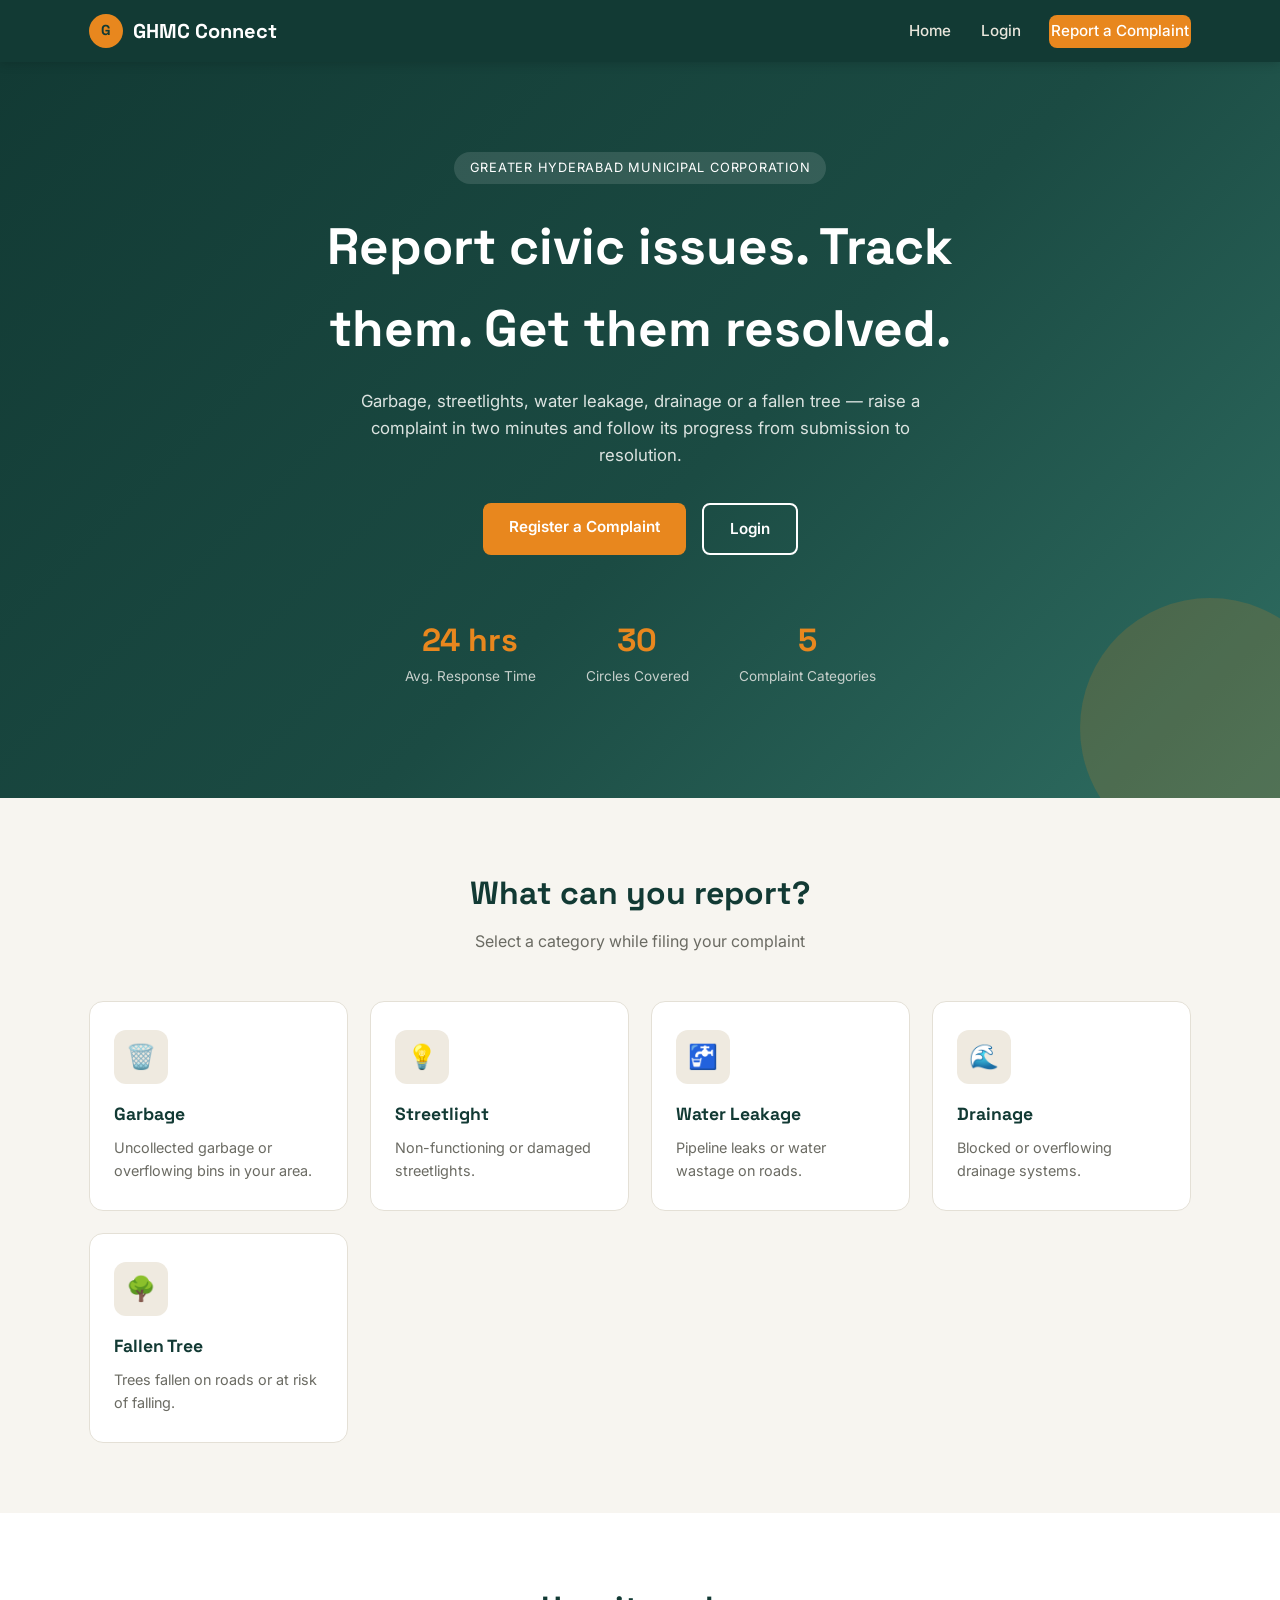
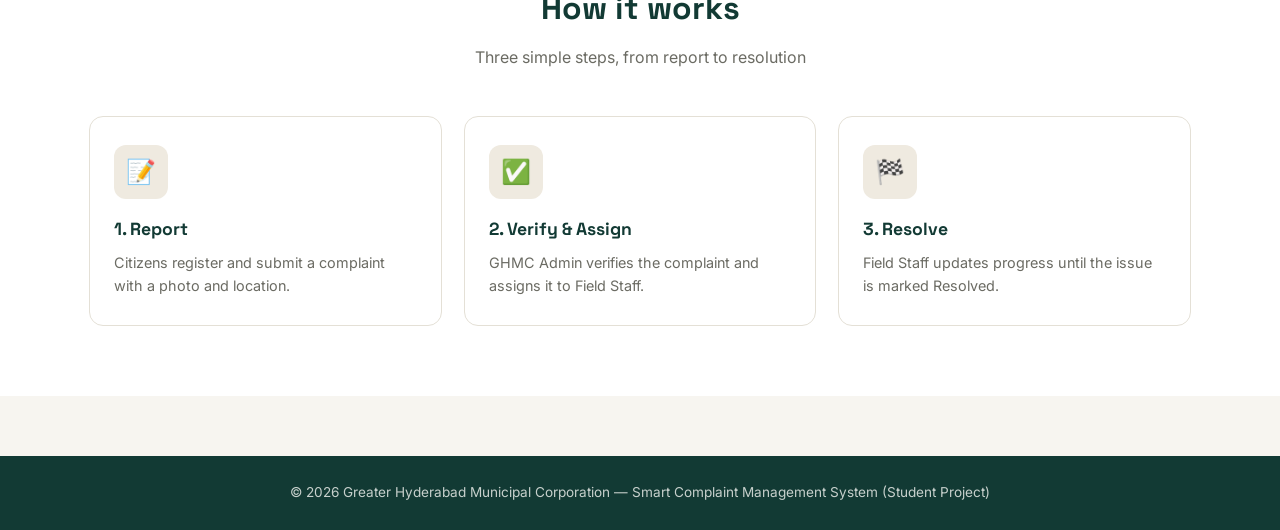
<file: index.html>
<!DOCTYPE html>
<html lang="en">
<head>
<meta charset="UTF-8">
<meta name="viewport" content="width=device-width, initial-scale=1.0">
<title>GHMC Smart Complaint System</title>
<link rel="stylesheet" href="css/style.css">
</head>
<body>

  <!-- ============ NAVIGATION BAR ============ -->
  <nav class="navbar">
    <div class="nav-inner">
      <a href="index.html" class="brand">
        <span class="seal">G</span>
        GHMC Connect
      </a>
      <ul class="nav-links">
        <li><a href="index.html">Home</a></li>
        <li><a href="login.html">Login</a></li>
        <li><a href="register.html" class="btn-nav">Report a Complaint</a></li>
      </ul>
    </div>
  </nav>

  <!-- ============ HERO SECTION ============ -->
  <section class="hero">
    <div class="hero-eyebrow">Greater Hyderabad Municipal Corporation</div>
    <h1>Report civic issues. Track them. Get them resolved.</h1>
    <p>Garbage, streetlights, water leakage, drainage or a fallen tree —
       raise a complaint in two minutes and follow its progress from
       submission to resolution.</p>
    <div class="hero-actions">
      <a href="register.html" class="btn btn-primary">Register a Complaint</a>
      <a href="login.html" class="btn btn-secondary" style="border-color:#fff;color:#fff;">Login</a>
    </div>

    <div class="hero-stats">
      <div>
        <div class="stat-num">24 hrs</div>
        <div class="stat-label">Avg. Response Time</div>
      </div>
      <div>
        <div class="stat-num">30</div>
        <div class="stat-label">Circles Covered</div>
      </div>
      <div>
        <div class="stat-num">5</div>
        <div class="stat-label">Complaint Categories</div>
      </div>
    </div>
  </section>

  <!-- ============ COMPLAINT CATEGORIES ============ -->
  <section class="section">
    <div class="container">
      <div class="section-title">
        <h2>What can you report?</h2>
        <p>Select a category while filing your complaint</p>
      </div>
      <div class="grid">
        <div class="card">
          <div class="cat-icon">🗑️</div>
          <h3>Garbage</h3>
          <p>Uncollected garbage or overflowing bins in your area.</p>
        </div>
        <div class="card">
          <div class="cat-icon">💡</div>
          <h3>Streetlight</h3>
          <p>Non-functioning or damaged streetlights.</p>
        </div>
        <div class="card">
          <div class="cat-icon">🚰</div>
          <h3>Water Leakage</h3>
          <p>Pipeline leaks or water wastage on roads.</p>
        </div>
        <div class="card">
          <div class="cat-icon">🌊</div>
          <h3>Drainage</h3>
          <p>Blocked or overflowing drainage systems.</p>
        </div>
        <div class="card">
          <div class="cat-icon">🌳</div>
          <h3>Fallen Tree</h3>
          <p>Trees fallen on roads or at risk of falling.</p>
        </div>
      </div>
    </div>
  </section>

  <!-- ============ HOW IT WORKS ============ -->
  <section class="section" style="background:#fff;">
    <div class="container">
      <div class="section-title">
        <h2>How it works</h2>
        <p>Three simple steps, from report to resolution</p>
      </div>
      <div class="grid">
        <div class="card">
          <div class="cat-icon">📝</div>
          <h3>1. Report</h3>
          <p>Citizens register and submit a complaint with a photo and location.</p>
        </div>
        <div class="card">
          <div class="cat-icon">✅</div>
          <h3>2. Verify &amp; Assign</h3>
          <p>GHMC Admin verifies the complaint and assigns it to Field Staff.</p>
        </div>
        <div class="card">
          <div class="cat-icon">🏁</div>
          <h3>3. Resolve</h3>
          <p>Field Staff updates progress until the issue is marked Resolved.</p>
        </div>
      </div>
    </div>
  </section>

  <footer>
    &copy; 2026 Greater Hyderabad Municipal Corporation — Smart Complaint Management System (Student Project)
  </footer>

  <script src="js/script.js"></script>
</body>
</html>
</file>
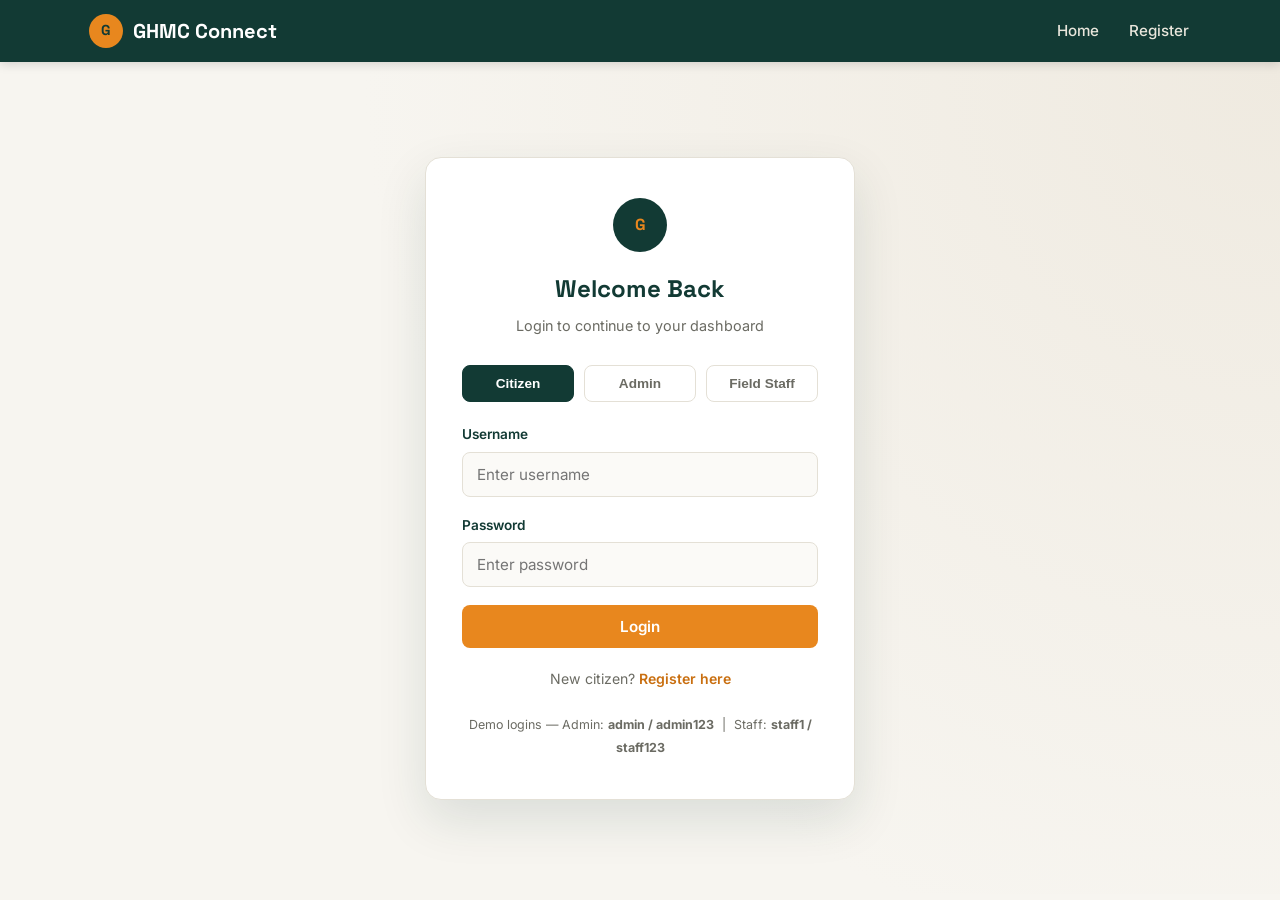
<file: admin-dashboard.html>
<!DOCTYPE html>
<html lang="en">
<head>
<meta charset="UTF-8">
<meta name="viewport" content="width=device-width, initial-scale=1.0">
<title>Admin Dashboard - GHMC Connect</title>
<link rel="stylesheet" href="css/style.css">
</head>
<body>

  <nav class="navbar">
    <div class="nav-inner">
      <a href="admin-dashboard.html" class="brand"><span class="seal">G</span>GHMC Connect <span style="font-size:0.7rem; background:#E8871E; padding:2px 8px; border-radius:10px; margin-left:6px;">ADMIN</span></a>
      <ul class="nav-links">
        <li><a href="admin-dashboard.html">Dashboard</a></li>
        <li class="dropdown">
          <a href="#">Hi, <span id="navUserName">Admin</span> ▾</a>
          <div class="dropdown-menu"><a href="#" id="logoutBtn">Logout</a></div>
        </li>
      </ul>
    </div>
  </nav>

  <div class="page-head">
    <div class="container">
      <h1>GHMC Admin Dashboard</h1>
      <p>Verify new complaints, assign them to field staff, and monitor progress.</p>
    </div>
  </div>

  <div class="container" style="padding-bottom:60px;">

    <div class="dash-grid">
      <div class="stat-card">
        <div class="num" id="statTotal">0</div>
        <div class="lbl">Total Complaints</div>
      </div>
      <div class="stat-card" style="border-left-color:#3B82F6;">
        <div class="num" id="statSubmitted">0</div>
        <div class="lbl">Submitted (needs review)</div>
      </div>
      <div class="stat-card" style="border-left-color:#8B5CF6;">
        <div class="num" id="statProgress">0</div>
        <div class="lbl">In Progress</div>
      </div>
      <div class="stat-card" style="border-left-color:#16A34A;">
        <div class="num" id="statResolved">0</div>
        <div class="lbl">Resolved</div>
      </div>
    </div>

    <div class="filter-bar">
      <input type="text" id="searchBox" placeholder="Search by title, ID or citizen name...">
      <select id="statusFilter">
        <option value="All">All Statuses</option>
        <option value="Submitted">Submitted</option>
        <option value="Under Review">Under Review</option>
        <option value="In Progress">In Progress</option>
        <option value="Resolved">Resolved</option>
      </select>
      <select id="categoryFilter">
        <option value="All">All Categories</option>
        <option value="Garbage">Garbage</option>
        <option value="Streetlight">Streetlight</option>
        <option value="Water Leakage">Water Leakage</option>
        <option value="Drainage">Drainage</option>
        <option value="Fallen Tree">Fallen Tree</option>
      </select>
    </div>

    <div id="listArea"></div>
  </div>

  <!-- ============ ASSIGN MODAL (simple show/hide box, not a real popup library) ============ -->
  <div id="modalOverlay" style="display:none; position:fixed; inset:0; background:rgba(18,58,52,0.55); z-index:200; align-items:center; justify-content:center;">
    <div class="auth-card" style="max-width:420px;">
      <h3 id="modalTitle">Verify &amp; Assign Complaint</h3><br>
      <div class="form-group">
        <label for="modalStaff">Assign to Field Staff</label>
        <select id="modalStaff"></select>
      </div>
      <div class="form-group">
        <label for="modalStatus">Set Status</label>
        <select id="modalStatus">
          <option value="Under Review">Under Review</option>
          <option value="In Progress">In Progress</option>
          <option value="Resolved">Resolved</option>
        </select>
      </div>
      <button class="btn btn-primary btn-block" id="modalSaveBtn">Save Changes</button>
      <button class="btn btn-secondary btn-block" style="margin-top:10px;" id="modalCancelBtn">Cancel</button>
    </div>
  </div>

  <footer>&copy; 2026 Greater Hyderabad Municipal Corporation — Smart Complaint Management System</footer>

  <script src="js/script.js"></script>
  <script>
    var currentUser = requireRole("admin");
    document.getElementById("navUserName").textContent = currentUser.name.split(" ")[0];
    document.getElementById("logoutBtn").addEventListener("click", function (e) {
      e.preventDefault();
      logout();
    });

    var activeComplaintId = null; // which complaint the modal is currently editing

    function refreshStats() {
      var all = getComplaints();
      var submitted = 0, progress = 0, resolved = 0;
      for (var i = 0; i < all.length; i++) {
        var s = all[i].status;
        if (s === "Submitted") submitted++;
        else if (s === "In Progress") progress++;
        else if (s === "Resolved") resolved++;
      }
      document.getElementById("statTotal").textContent = all.length;
      document.getElementById("statSubmitted").textContent = submitted;
      document.getElementById("statProgress").textContent = progress;
      document.getElementById("statResolved").textContent = resolved;
    }

    function renderList() {
      var searchText = document.getElementById("searchBox").value.toLowerCase();
      var statusValue = document.getElementById("statusFilter").value;
      var categoryValue = document.getElementById("categoryFilter").value;

      var all = getComplaints();
      var filtered = [];

      for (var i = 0; i < all.length; i++) {
        var c = all[i];
        var matchesSearch =
          c.title.toLowerCase().includes(searchText) ||
          c.id.toLowerCase().includes(searchText) ||
          c.citizenName.toLowerCase().includes(searchText);
        var matchesStatus = (statusValue === "All") || (c.status === statusValue);
        var matchesCategory = (categoryValue === "All") || (c.category === categoryValue);

        if (matchesSearch && matchesStatus && matchesCategory) filtered.push(c);
      }

      var listArea = document.getElementById("listArea");

      if (filtered.length === 0) {
        listArea.innerHTML =
          '<div class="empty-state"><div class="icon">📭</div><h3>No complaints found</h3>' +
          '<p>Try adjusting your search or filters.</p></div>';
        return;
      }

      var html = "";
      for (var j = filtered.length - 1; j >= 0; j--) {
        var comp = filtered[j];
        var statusClass = statusToClass(comp.status);

        html += '<div class="complaint-card">';
        html += '  <div class="cc-left">';
        html += '    <div class="cc-id">' + comp.id + '</div>';
        html += '    <h4>' + comp.title + '</h4>';
        html += '    <div class="cc-meta">👤 ' + comp.citizenName + ' &nbsp;|&nbsp; 📍 ' + comp.location +
                 ' &nbsp;|&nbsp; 🗂️ ' + comp.category +
                 (comp.assignedStaff ? ' &nbsp;|&nbsp; 👷 Assigned: ' + comp.assignedStaff : ' &nbsp;|&nbsp; 👷 Not assigned') +
                 '</div>';
        html += '  </div>';
        html += '  <div style="text-align:right;">';
        html += '    <span class="badge badge-' + statusClass + '">' + comp.status + '</span>';
        html += '    <span class="priority-tag priority-' + comp.priority + '">' + comp.priority + '</span><br><br>';
        html += '    <button class="btn btn-primary btn-small" onclick="openModal(\'' + comp.id + '\')">Verify / Assign</button>';
        html += '  </div>';
        html += '</div>';
      }
      listArea.innerHTML = html;
    }

    // Fill the "Assign to Field Staff" dropdown with all staff users
    function fillStaffDropdown() {
      var users = getUsers();
      var select = document.getElementById("modalStaff");
      select.innerHTML = '<option value="">-- Not assigned --</option>';
      for (var i = 0; i < users.length; i++) {
        if (users[i].role === "staff") {
          var opt = document.createElement("option");
          opt.value = users[i].name;
          opt.textContent = users[i].name;
          select.appendChild(opt);
        }
      }
    }

    function openModal(complaintId) {
      activeComplaintId = complaintId;
      var comp = getComplaintById(complaintId);
      fillStaffDropdown();
      document.getElementById("modalStaff").value = comp.assignedStaff || "";
      document.getElementById("modalStatus").value = (comp.status === "Submitted") ? "Under Review" : comp.status;
      document.getElementById("modalOverlay").style.display = "flex";
    }

    document.getElementById("modalCancelBtn").addEventListener("click", function () {
      document.getElementById("modalOverlay").style.display = "none";
    });

    document.getElementById("modalSaveBtn").addEventListener("click", function () {
      var comp = getComplaintById(activeComplaintId);
      comp.assignedStaff = document.getElementById("modalStaff").value;
      comp.status = document.getElementById("modalStatus").value;
      updateComplaint(comp);

      document.getElementById("modalOverlay").style.display = "none";
      refreshStats();
      renderList();
    });

    document.getElementById("searchBox").addEventListener("keyup", renderList);
    document.getElementById("statusFilter").addEventListener("change", renderList);
    document.getElementById("categoryFilter").addEventListener("change", renderList);

    refreshStats();
    renderList();
  </script>
</body>
</html>
</file>
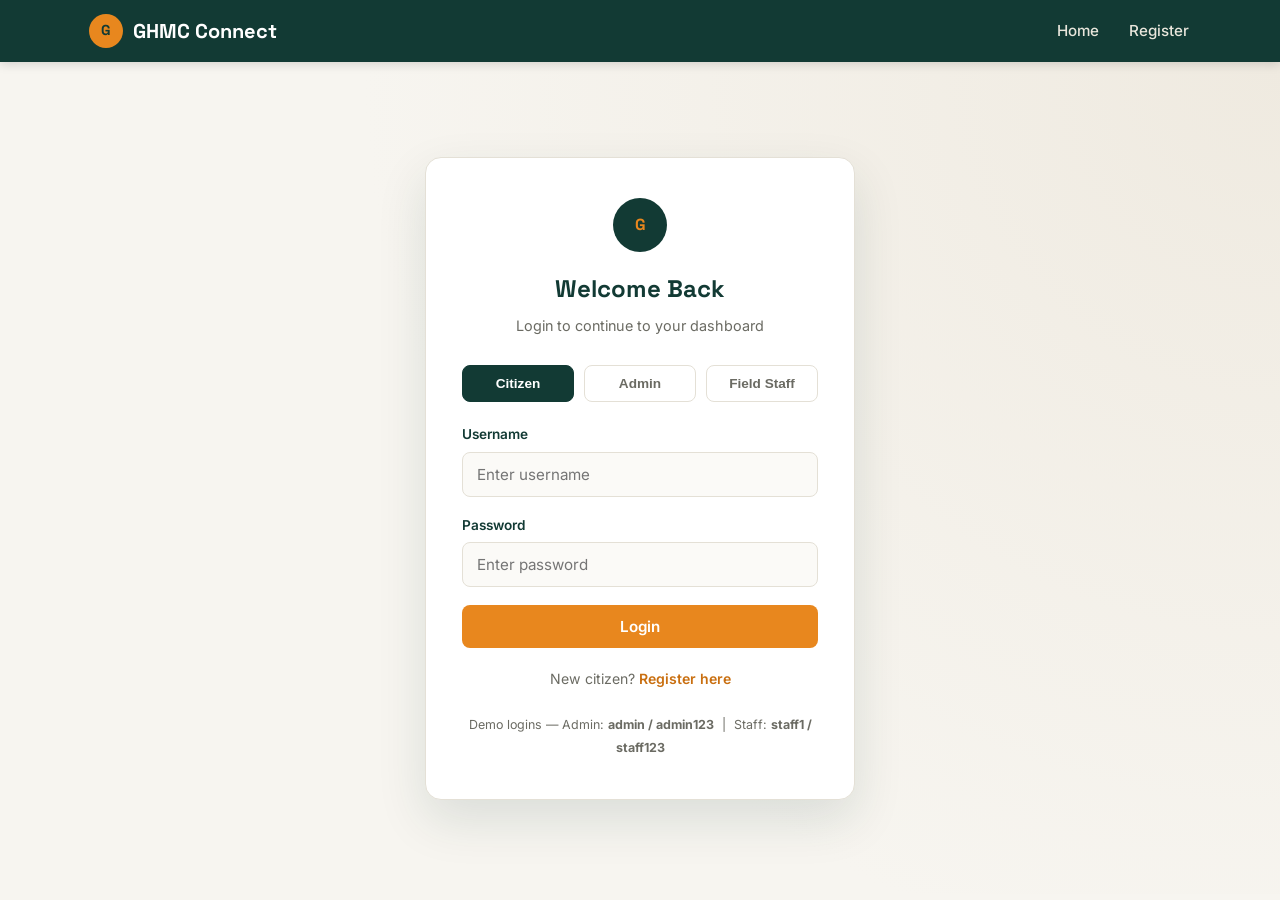
<file: citizen-dashboard.html>
<!DOCTYPE html>
<html lang="en">
<head>
<meta charset="UTF-8">
<meta name="viewport" content="width=device-width, initial-scale=1.0">
<title>My Dashboard - GHMC Connect</title>
<link rel="stylesheet" href="css/style.css">
</head>
<body>

  <nav class="navbar">
    <div class="nav-inner">
      <a href="citizen-dashboard.html" class="brand"><span class="seal">G</span>GHMC Connect</a>
      <ul class="nav-links">
        <li><a href="citizen-dashboard.html">Dashboard</a></li>
        <li><a href="report-complaint.html">Report Complaint</a></li>
        <li><a href="my-complaints.html">My Complaints</a></li>
        <li class="dropdown">
          <a href="#">Hi, <span id="navUserName">Citizen</span> ▾</a>
          <div class="dropdown-menu">
            <a href="#" id="logoutBtn">Logout</a>
          </div>
        </li>
      </ul>
    </div>
  </nav>

  <div class="page-head">
    <div class="container">
      <h1>Welcome back, <span id="welcomeName">Citizen</span> 👋</h1>
      <p>Here's a quick overview of your complaints with GHMC.</p>
    </div>
  </div>

  <div class="container">
    <div class="dash-grid">
      <div class="stat-card">
        <div class="num" id="statTotal">0</div>
        <div class="lbl">Total Complaints</div>
      </div>
      <div class="stat-card" style="border-left-color:#3B82F6;">
        <div class="num" id="statSubmitted">0</div>
        <div class="lbl">Submitted / Under Review</div>
      </div>
      <div class="stat-card" style="border-left-color:#8B5CF6;">
        <div class="num" id="statProgress">0</div>
        <div class="lbl">In Progress</div>
      </div>
      <div class="stat-card" style="border-left-color:#16A34A;">
        <div class="num" id="statResolved">0</div>
        <div class="lbl">Resolved</div>
      </div>
    </div>

    <div class="grid" style="grid-template-columns:repeat(auto-fit,minmax(260px,1fr)); margin-bottom:60px;">
      <div class="card">
        <div class="cat-icon">📝</div>
        <h3>Report a New Complaint</h3>
        <p>Facing a civic issue? Let GHMC know with photo &amp; location.</p>
        <br>
        <a href="report-complaint.html" class="btn btn-primary btn-small">Report Now</a>
      </div>
      <div class="card">
        <div class="cat-icon">📋</div>
        <h3>View My Complaints</h3>
        <p>See the full history and status of everything you've reported.</p>
        <br>
        <a href="my-complaints.html" class="btn btn-secondary btn-small">View All</a>
      </div>
    </div>
  </div>

  <footer>&copy; 2026 Greater Hyderabad Municipal Corporation — Smart Complaint Management System</footer>

  <script src="js/script.js"></script>
  <script>
    // WHY: block this page if nobody is logged in as a citizen
    var currentUser = requireRole("citizen");

    document.getElementById("navUserName").textContent = currentUser.name.split(" ")[0];
    document.getElementById("welcomeName").textContent = currentUser.name;

    document.getElementById("logoutBtn").addEventListener("click", function (e) {
      e.preventDefault();
      logout();
    });

    // Calculate this citizen's stats from the complaints array
    var allComplaints = getComplaints();
    var myComplaints = [];
    for (var i = 0; i < allComplaints.length; i++) {
      if (allComplaints[i].citizenUsername === currentUser.username) {
        myComplaints.push(allComplaints[i]);
      }
    }

    var submittedCount = 0, progressCount = 0, resolvedCount = 0;
    for (var j = 0; j < myComplaints.length; j++) {
      var s = myComplaints[j].status;
      if (s === "Submitted" || s === "Under Review") submittedCount++;
      else if (s === "In Progress") progressCount++;
      else if (s === "Resolved") resolvedCount++;
    }

    document.getElementById("statTotal").textContent = myComplaints.length;
    document.getElementById("statSubmitted").textContent = submittedCount;
    document.getElementById("statProgress").textContent = progressCount;
    document.getElementById("statResolved").textContent = resolvedCount;
  </script>
</body>
</html>
</file>
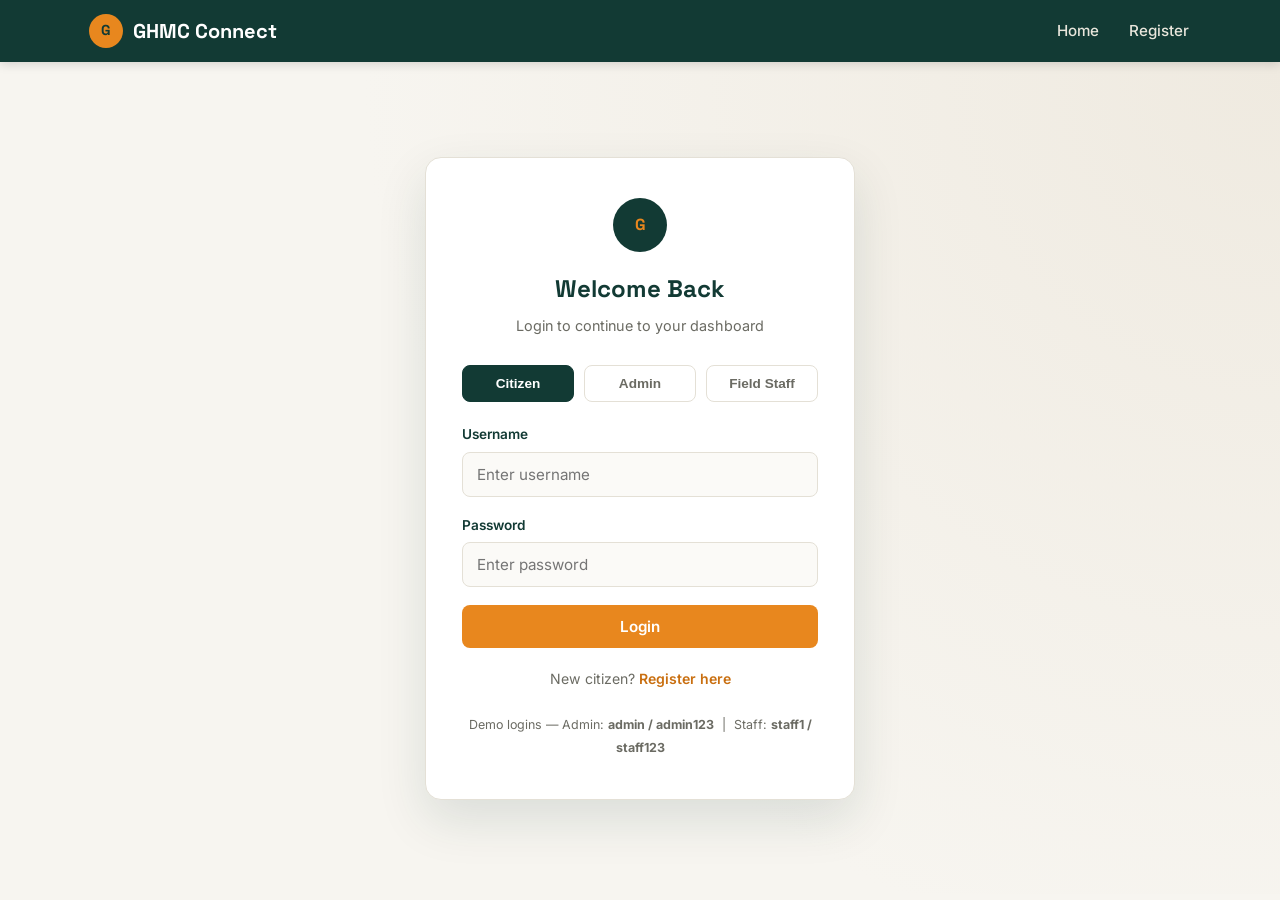
<file: login.html>
<!DOCTYPE html>
<html lang="en">
<head>
<meta charset="UTF-8">
<meta name="viewport" content="width=device-width, initial-scale=1.0">
<title>Login - GHMC Connect</title>
<link rel="stylesheet" href="css/style.css">
</head>
<body>

  <nav class="navbar">
    <div class="nav-inner">
      <a href="index.html" class="brand"><span class="seal">G</span>GHMC Connect</a>
      <ul class="nav-links">
        <li><a href="index.html">Home</a></li>
        <li><a href="register.html">Register</a></li>
      </ul>
    </div>
  </nav>

  <div class="auth-wrap">
    <div class="auth-card">
      <div class="seal-lg">G</div>
      <h2>Welcome Back</h2>
      <p class="sub">Login to continue to your dashboard</p>

      <div id="alertBox" class="alert"></div>

      <!-- ROLE TOGGLE: decides which dashboard to open after login -->
      <div class="role-toggle" id="roleToggle">
        <button type="button" class="active" data-role="citizen">Citizen</button>
        <button type="button" data-role="admin">Admin</button>
        <button type="button" data-role="staff">Field Staff</button>
      </div>

      <form id="loginForm" novalidate>
        <div class="form-group" id="grp-username">
          <label for="username">Username</label>
          <input type="text" id="username" placeholder="Enter username">
          <div class="error-text">Please enter your username.</div>
        </div>

        <div class="form-group" id="grp-password">
          <label for="password">Password</label>
          <input type="password" id="password" placeholder="Enter password">
          <div class="error-text">Please enter your password.</div>
        </div>

        <button type="submit" class="btn btn-primary btn-block">Login</button>
      </form>

      <div class="auth-footer">
        New citizen? <a href="register.html">Register here</a><br><br>
        <span style="font-size:0.78rem;">Demo logins &mdash; Admin: <b>admin / admin123</b> &nbsp;|&nbsp; Staff: <b>staff1 / staff123</b></span>
      </div>
    </div>
  </div>

  <script src="js/script.js"></script>
  <script>
    /* WHAT: Role toggle buttons let the same login form work for
       all 3 user types.
       WHY: Citizen, Admin and Staff are separate roles that must
       land on different dashboards (syllabus: Event Handling). */
    var selectedRole = "citizen";
    var roleButtons = document.querySelectorAll("#roleToggle button");

    roleButtons.forEach(function (btn) {
      btn.addEventListener("click", function () {
        roleButtons.forEach(function (b) { b.classList.remove("active"); });
        btn.classList.add("active");
        selectedRole = btn.getAttribute("data-role");
      });
    });

    var form = document.getElementById("loginForm");

    form.addEventListener("submit", function (e) {
      e.preventDefault();

      var username = document.getElementById("username").value.trim();
      var password = document.getElementById("password").value;

      document.getElementById("grp-username").classList.remove("invalid");
      document.getElementById("grp-password").classList.remove("invalid");

      var isValid = true;
      if (username === "") {
        document.getElementById("grp-username").classList.add("invalid");
        isValid = false;
      }
      if (password === "") {
        document.getElementById("grp-password").classList.add("invalid");
        isValid = false;
      }
      if (!isValid) {
        showAlert("alertBox", "Please fill in both fields.", "error");
        return;
      }

      // Look up the user in our "database" (localStorage)
      var user = findUser(username, password, selectedRole);

      if (user === null) {
        showAlert("alertBox", "Invalid username, password or role.", "error");
        return;
      }

      // Save who is logged in, then redirect based on role
      setCurrentUser(user);

      if (selectedRole === "citizen") {
        window.location.href = "citizen-dashboard.html";
      } else if (selectedRole === "admin") {
        window.location.href = "admin-dashboard.html";
      } else {
        window.location.href = "staff-dashboard.html";
      }
    });
  </script>
</body>
</html>
</file>
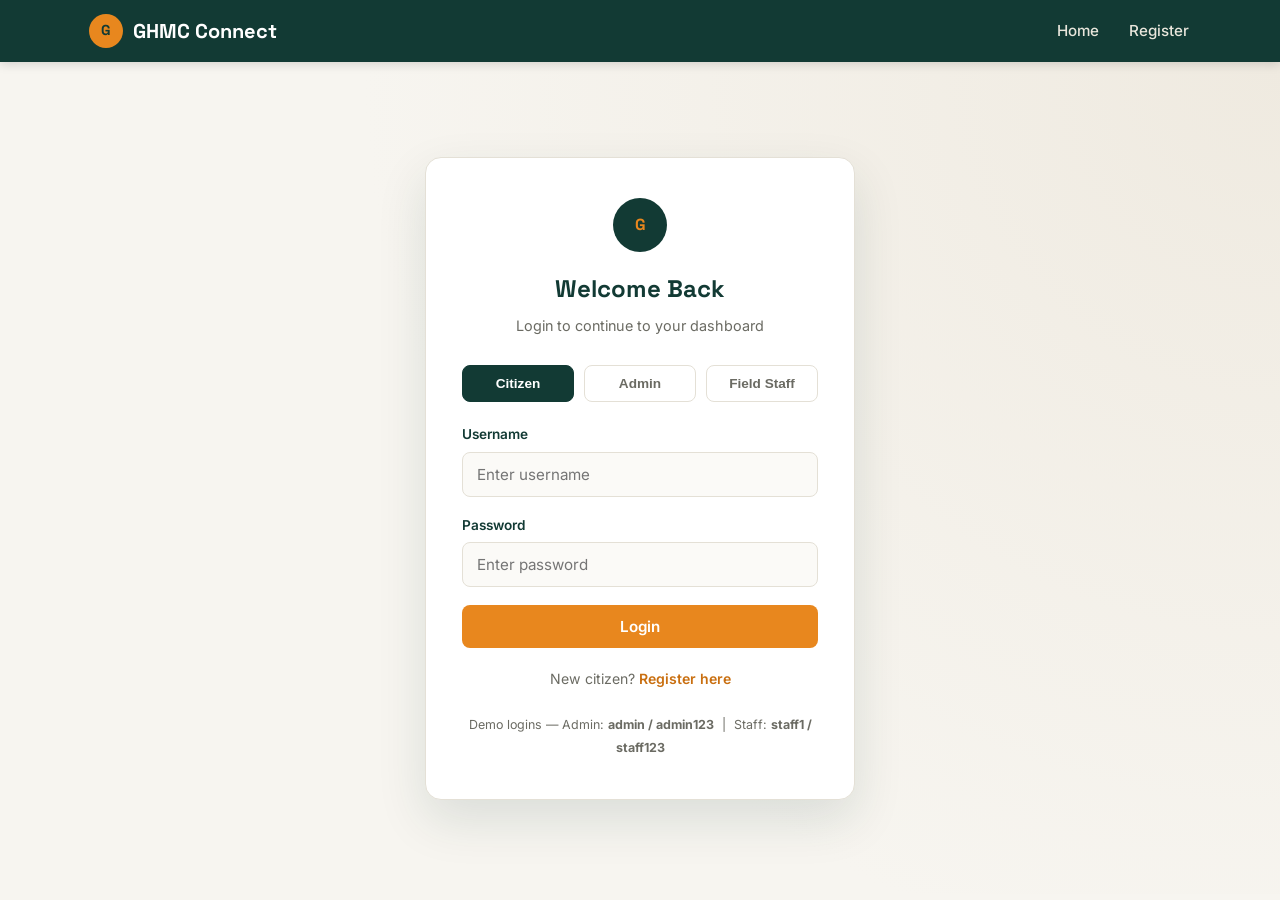
<file: my-complaints.html>
<!DOCTYPE html>
<html lang="en">
<head>
<meta charset="UTF-8">
<meta name="viewport" content="width=device-width, initial-scale=1.0">
<title>My Complaints - GHMC Connect</title>
<link rel="stylesheet" href="css/style.css">
</head>
<body>

  <nav class="navbar">
    <div class="nav-inner">
      <a href="citizen-dashboard.html" class="brand"><span class="seal">G</span>GHMC Connect</a>
      <ul class="nav-links">
        <li><a href="citizen-dashboard.html">Dashboard</a></li>
        <li><a href="report-complaint.html">Report Complaint</a></li>
        <li><a href="my-complaints.html">My Complaints</a></li>
        <li class="dropdown">
          <a href="#">Hi, <span id="navUserName">Citizen</span> ▾</a>
          <div class="dropdown-menu"><a href="#" id="logoutBtn">Logout</a></div>
        </li>
      </ul>
    </div>
  </nav>

  <div class="page-head">
    <div class="container">
      <h1>My Complaints</h1>
      <p>Full history of everything you've reported to GHMC.</p>
    </div>
  </div>

  <div class="container" style="padding-top:26px; padding-bottom:60px;">

    <!-- SEARCH / FILTER BAR -->
    <div class="filter-bar">
      <input type="text" id="searchBox" placeholder="Search by title or Complaint ID...">
      <select id="statusFilter">
        <option value="All">All Statuses</option>
        <option value="Submitted">Submitted</option>
        <option value="Under Review">Under Review</option>
        <option value="In Progress">In Progress</option>
        <option value="Resolved">Resolved</option>
      </select>
    </div>

    <div id="listArea"></div>
  </div>

  <footer>&copy; 2026 Greater Hyderabad Municipal Corporation — Smart Complaint Management System</footer>

  <script src="js/script.js"></script>
  <script>
    var currentUser = requireRole("citizen");
    document.getElementById("navUserName").textContent = currentUser.name.split(" ")[0];
    document.getElementById("logoutBtn").addEventListener("click", function (e) {
      e.preventDefault();
      logout();
    });

    // Get only this citizen's complaints
    function getMyComplaints() {
      var all = getComplaints();
      var mine = [];
      for (var i = 0; i < all.length; i++) {
        if (all[i].citizenUsername === currentUser.username) mine.push(all[i]);
      }
      return mine;
    }

    /* =========================================================
       WHAT: Builds the HTML for the complaint list, applying the
             current search text and status filter.
       WHY:  This is DOM manipulation — we create elements/HTML
             based on JavaScript data (syllabus: DOM).
       ========================================================= */
    function renderList() {
      var searchText = document.getElementById("searchBox").value.toLowerCase();
      var statusValue = document.getElementById("statusFilter").value;

      var mine = getMyComplaints();
      var filtered = [];

      for (var i = 0; i < mine.length; i++) {
        var c = mine[i];
        var matchesSearch =
          c.title.toLowerCase().includes(searchText) ||
          c.id.toLowerCase().includes(searchText);
        var matchesStatus = (statusValue === "All") || (c.status === statusValue);

        if (matchesSearch && matchesStatus) filtered.push(c);
      }

      var listArea = document.getElementById("listArea");

      if (filtered.length === 0) {
        listArea.innerHTML =
          '<div class="empty-state">' +
          '<div class="icon">📭</div>' +
          '<h3>No complaints found</h3>' +
          '<p>Try changing your search or filter, or report a new complaint.</p>' +
          '</div>';
        return;
      }

      var html = "";
      for (var j = filtered.length - 1; j >= 0; j--) { // newest first
        var comp = filtered[j];
        var statusClass = statusToClass(comp.status);

        html += '<div class="complaint-card">';
        html += '  <div class="cc-left">';
        html += '    <div class="cc-id">' + comp.id + '</div>';
        html += '    <h4>' + comp.title + '</h4>';
        html += '    <div class="cc-meta">📍 ' + comp.location + ' &nbsp;|&nbsp; 🗂️ ' + comp.category + ' &nbsp;|&nbsp; 📅 ' + comp.createdDate + '</div>';
        html += '  </div>';
        html += '  <div style="text-align:right;">';
        html += '    <span class="badge badge-' + statusClass + '">' + comp.status + '</span>';
        html += '    <span class="priority-tag priority-' + comp.priority + '">' + comp.priority + '</span><br><br>';
        html += '    <a class="btn btn-secondary btn-small" href="track-complaint.html?id=' + comp.id + '">Track</a>';
        html += '  </div>';
        html += '</div>';
      }

      listArea.innerHTML = html;
    }

    document.getElementById("searchBox").addEventListener("keyup", renderList);
    document.getElementById("statusFilter").addEventListener("change", renderList);

    renderList(); // initial load
  </script>
</body>
</html>
</file>
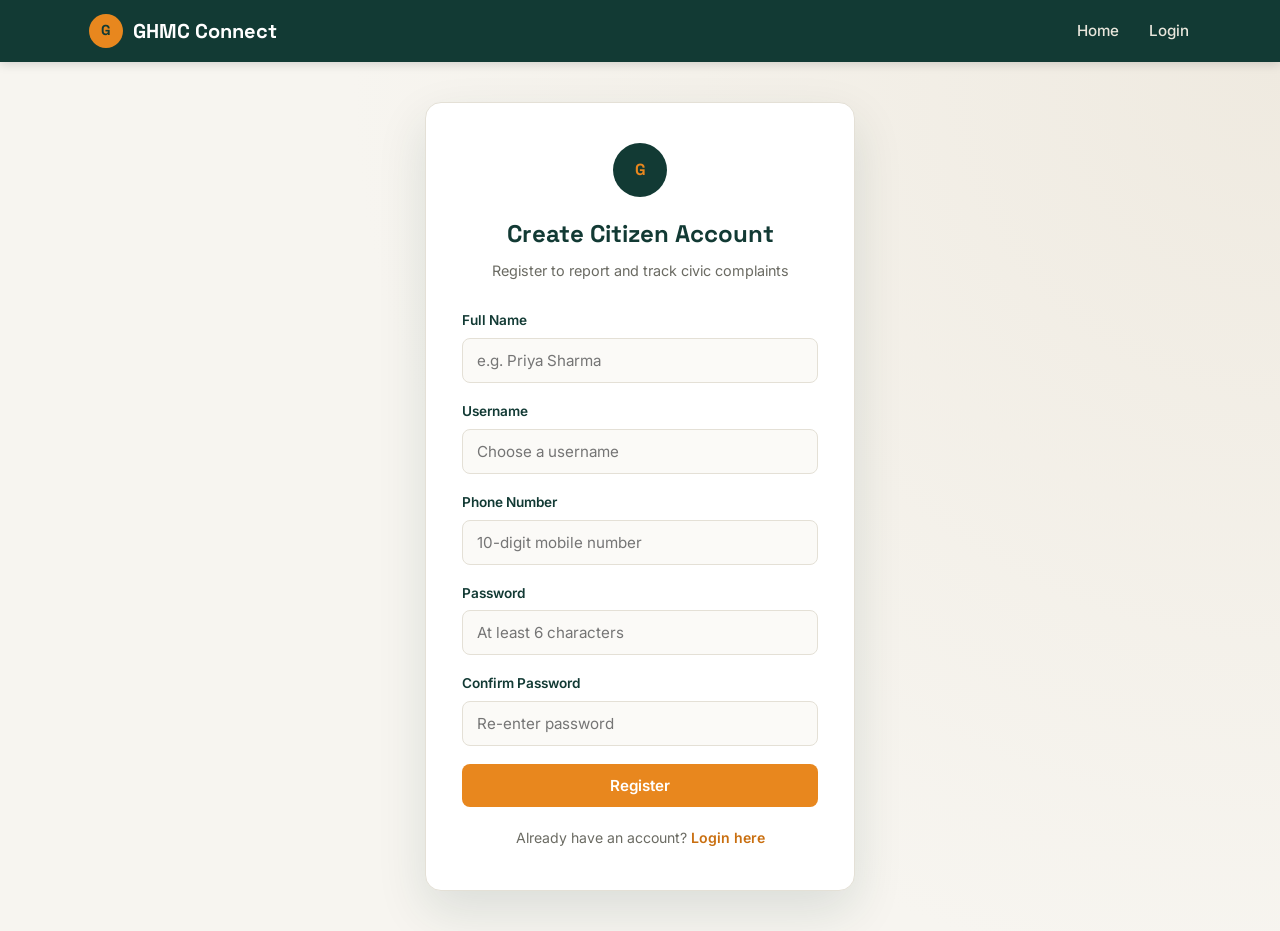
<file: register.html>
<!DOCTYPE html>
<html lang="en">
<head>
<meta charset="UTF-8">
<meta name="viewport" content="width=device-width, initial-scale=1.0">
<title>Register - GHMC Connect</title>
<link rel="stylesheet" href="css/style.css">
</head>
<body>

  <nav class="navbar">
    <div class="nav-inner">
      <a href="index.html" class="brand"><span class="seal">G</span>GHMC Connect</a>
      <ul class="nav-links">
        <li><a href="index.html">Home</a></li>
        <li><a href="login.html">Login</a></li>
      </ul>
    </div>
  </nav>

  <div class="auth-wrap">
    <div class="auth-card">
      <div class="seal-lg">G</div>
      <h2>Create Citizen Account</h2>
      <p class="sub">Register to report and track civic complaints</p>

      <div id="alertBox" class="alert"></div>

      <!-- FORM (syllabus: HTML Forms) -->
      <form id="registerForm" novalidate>

        <div class="form-group" id="grp-name">
          <label for="fullName">Full Name</label>
          <input type="text" id="fullName" placeholder="e.g. Priya Sharma">
          <div class="error-text">Please enter your full name.</div>
        </div>

        <div class="form-group" id="grp-username">
          <label for="username">Username</label>
          <input type="text" id="username" placeholder="Choose a username">
          <div class="error-text">Username must be at least 4 characters.</div>
        </div>

        <div class="form-group" id="grp-phone">
          <label for="phone">Phone Number</label>
          <input type="text" id="phone" placeholder="10-digit mobile number">
          <div class="error-text">Please enter a valid 10-digit phone number.</div>
        </div>

        <div class="form-group" id="grp-password">
          <label for="password">Password</label>
          <input type="password" id="password" placeholder="At least 6 characters">
          <div class="error-text">Password must be at least 6 characters.</div>
        </div>

        <div class="form-group" id="grp-confirm">
          <label for="confirmPassword">Confirm Password</label>
          <input type="password" id="confirmPassword" placeholder="Re-enter password">
          <div class="error-text">Passwords do not match.</div>
        </div>

        <button type="submit" class="btn btn-primary btn-block">Register</button>
      </form>

      <div class="auth-footer">
        Already have an account? <a href="login.html">Login here</a>
      </div>
    </div>
  </div>

  <script src="js/script.js"></script>
  <script>
    /* =========================================================
       WHAT: Handles the register form submission.
       WHY:  We must check the citizen's input before saving it
             (Form Validation from the syllabus).
       WHERE: Runs when the "Register" button is clicked.
       HOW:  We stop the normal form submit, run our own checks
             using plain JavaScript if/else, then save the user.
       ========================================================= */

    var form = document.getElementById("registerForm");

    form.addEventListener("submit", function (e) {
      e.preventDefault(); // stop the page from reloading

      // Read values from the form (DOM: getElementById + .value)
      var fullName = document.getElementById("fullName").value.trim();
      var username = document.getElementById("username").value.trim();
      var phone = document.getElementById("phone").value.trim();
      var password = document.getElementById("password").value;
      var confirmPassword = document.getElementById("confirmPassword").value;

      var isValid = true; // we flip this to false if any check fails

      // Reset all error states first
      var groups = ["grp-name", "grp-username", "grp-phone", "grp-password", "grp-confirm"];
      for (var i = 0; i < groups.length; i++) {
        document.getElementById(groups[i]).classList.remove("invalid");
      }

      // 1. Full name should not be empty
      if (fullName === "") {
        document.getElementById("grp-name").classList.add("invalid");
        isValid = false;
      }

      // 2. Username at least 4 characters
      if (username.length < 4) {
        document.getElementById("grp-username").classList.add("invalid");
        isValid = false;
      } else if (isUsernameTaken(username)) {
        document.getElementById("grp-username").classList.add("invalid");
        document.querySelector("#grp-username .error-text").textContent = "This username is already taken.";
        isValid = false;
      }

      // 3. Phone number must be exactly 10 digits
      var phonePattern = /^[0-9]{10}$/;
      if (!phonePattern.test(phone)) {
        document.getElementById("grp-phone").classList.add("invalid");
        isValid = false;
      }

      // 4. Password at least 6 characters
      if (password.length < 6) {
        document.getElementById("grp-password").classList.add("invalid");
        isValid = false;
      }

      // 5. Passwords must match
      if (password !== confirmPassword) {
        document.getElementById("grp-confirm").classList.add("invalid");
        isValid = false;
      }

      if (!isValid) {
        showAlert("alertBox", "Please fix the errors below.", "error");
        return; // stop here, do not save
      }

      // All checks passed -> save the new citizen user
      var newUser = {
        name: fullName,
        username: username,
        phone: phone,
        password: password,
        role: "citizen"
      };
      addUser(newUser);

      showAlert("alertBox", "Registration successful! Redirecting to login...", "success");

      setTimeout(function () {
        window.location.href = "login.html";
      }, 1200);
    });
  </script>
</body>
</html>
</file>
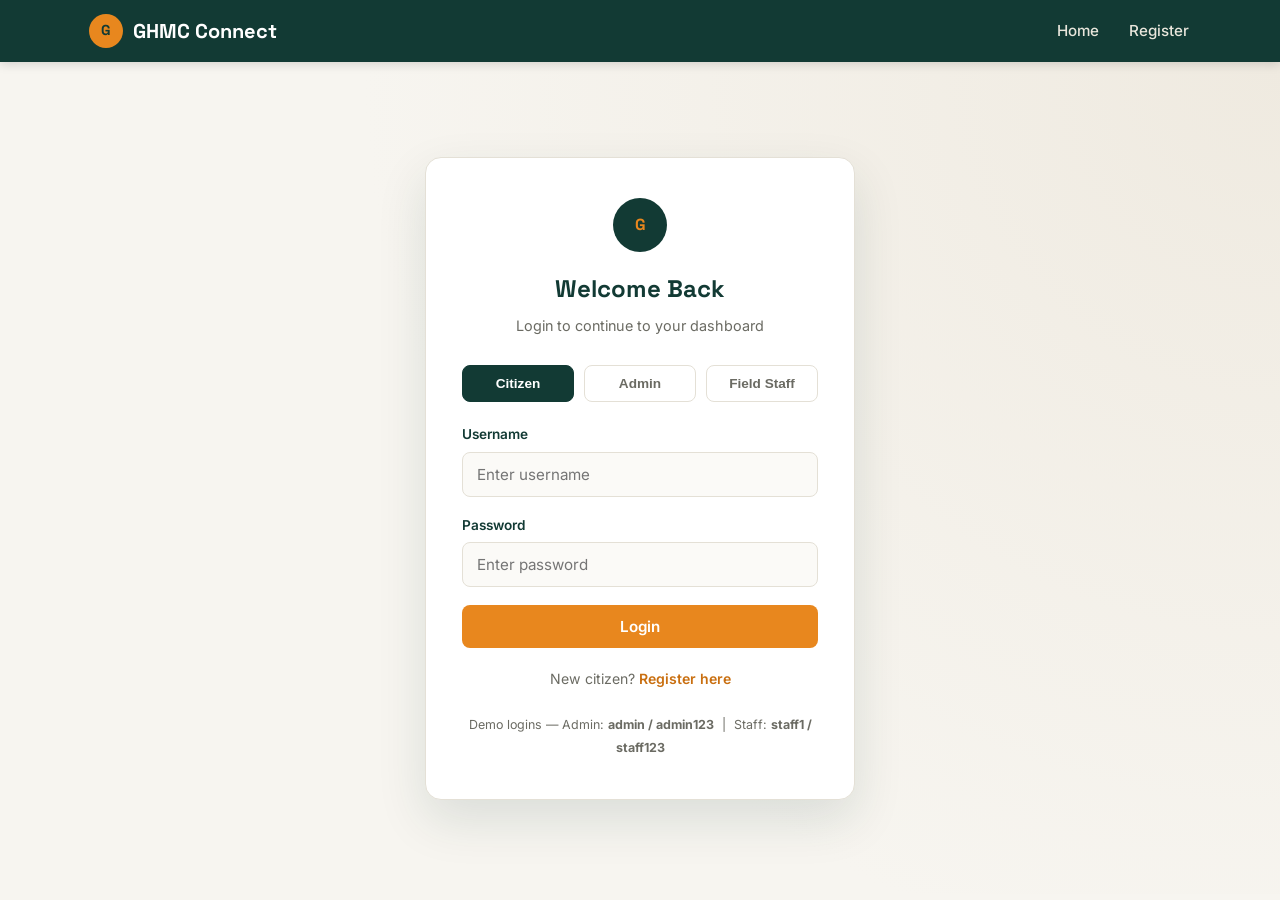
<file: report-complaint.html>
<!DOCTYPE html>
<html lang="en">
<head>
<meta charset="UTF-8">
<meta name="viewport" content="width=device-width, initial-scale=1.0">
<title>Report Complaint - GHMC Connect</title>
<link rel="stylesheet" href="css/style.css">
</head>
<body>

  <nav class="navbar">
    <div class="nav-inner">
      <a href="citizen-dashboard.html" class="brand"><span class="seal">G</span>GHMC Connect</a>
      <ul class="nav-links">
        <li><a href="citizen-dashboard.html">Dashboard</a></li>
        <li><a href="report-complaint.html">Report Complaint</a></li>
        <li><a href="my-complaints.html">My Complaints</a></li>
        <li class="dropdown">
          <a href="#">Hi, <span id="navUserName">Citizen</span> ▾</a>
          <div class="dropdown-menu"><a href="#" id="logoutBtn">Logout</a></div>
        </li>
      </ul>
    </div>
  </nav>

  <div class="page-head">
    <div class="container">
      <h1>Report a Complaint</h1>
      <p>Fill in the details below. Fields marked * are required.</p>
    </div>
  </div>

  <div class="container" style="max-width:700px; padding-top:34px; padding-bottom:60px;">
    <div class="auth-card" style="max-width:100%;">

      <div id="alertBox" class="alert"></div>

      <form id="complaintForm" novalidate>

        <div class="form-group" id="grp-category">
          <label for="category">Complaint Category *</label>
          <select id="category">
            <option value="">-- Select a category --</option>
            <option value="Garbage">Garbage</option>
            <option value="Streetlight">Streetlight</option>
            <option value="Water Leakage">Water Leakage</option>
            <option value="Drainage">Drainage</option>
            <option value="Fallen Tree">Fallen Tree</option>
          </select>
          <div class="error-text">Please select a category.</div>
        </div>

        <div class="form-group" id="grp-title">
          <label for="title">Complaint Title *</label>
          <input type="text" id="title" placeholder="e.g. Garbage not collected for 3 days">
          <div class="error-text">Please enter a short title.</div>
        </div>

        <div class="form-group" id="grp-description">
          <label for="description">Description *</label>
          <textarea id="description" placeholder="Describe the issue in detail..."></textarea>
          <div class="error-text">Please describe the issue (min 10 characters).</div>
        </div>

        <div class="form-group" id="grp-location">
          <label for="location">Location / Area *</label>
          <input type="text" id="location" placeholder="e.g. Ameerpet, Hyderabad">
          <div class="error-text">Please enter the location.</div>
        </div>

        <div class="form-group">
          <label for="landmark">Nearby Landmark (optional)</label>
          <input type="text" id="landmark" placeholder="e.g. Near SBI Bank">
        </div>

        <div class="form-group">
          <label for="priority">Priority</label>
          <select id="priority">
            <option value="Low">Low</option>
            <option value="Medium" selected>Medium</option>
            <option value="High">High</option>
          </select>
        </div>

        <div class="form-group">
          <label for="image">Upload Image (optional)</label>
          <input type="file" id="image" accept="image/*">
          <img id="imgPreview" class="img-preview" alt="Preview">
        </div>

        <button type="submit" class="btn btn-primary btn-block">Submit Complaint</button>
      </form>
    </div>
  </div>

  <footer>&copy; 2026 Greater Hyderabad Municipal Corporation — Smart Complaint Management System</footer>

  <script src="js/script.js"></script>
  <script>
    var currentUser = requireRole("citizen");
    document.getElementById("navUserName").textContent = currentUser.name.split(" ")[0];
    document.getElementById("logoutBtn").addEventListener("click", function (e) {
      e.preventDefault();
      logout();
    });

    /* =========================================================
       WHAT: Show a live preview of the uploaded image.
       WHY:  Lets the citizen confirm they picked the right photo.
       HOW:  FileReader reads the chosen file and converts it to a
             "data URL" (base64 text) which we can put directly in
             an <img src="..."> and also save into localStorage.
       ========================================================= */
    var imageDataUrl = ""; // will hold the base64 image text

    document.getElementById("image").addEventListener("change", function (e) {
      var file = e.target.files[0];
      if (!file) return;

      var reader = new FileReader();
      reader.onload = function (event) {
        imageDataUrl = event.target.result;
        var preview = document.getElementById("imgPreview");
        preview.src = imageDataUrl;
        preview.style.display = "block";
      };
      reader.readAsDataURL(file);
    });

    var form = document.getElementById("complaintForm");

    form.addEventListener("submit", function (e) {
      e.preventDefault();

      var category = document.getElementById("category").value;
      var title = document.getElementById("title").value.trim();
      var description = document.getElementById("description").value.trim();
      var location = document.getElementById("location").value.trim();
      var landmark = document.getElementById("landmark").value.trim();
      var priority = document.getElementById("priority").value;

      var groups = ["grp-category", "grp-title", "grp-description", "grp-location"];
      for (var i = 0; i < groups.length; i++) {
        document.getElementById(groups[i]).classList.remove("invalid");
      }

      var isValid = true;

      if (category === "") {
        document.getElementById("grp-category").classList.add("invalid");
        isValid = false;
      }
      if (title === "") {
        document.getElementById("grp-title").classList.add("invalid");
        isValid = false;
      }
      if (description.length < 10) {
        document.getElementById("grp-description").classList.add("invalid");
        isValid = false;
      }
      if (location === "") {
        document.getElementById("grp-location").classList.add("invalid");
        isValid = false;
      }

      if (!isValid) {
        showAlert("alertBox", "Please fill all required fields correctly.", "error");
        return;
      }

      // Build the complaint object and generate its unique ID
      var newComplaint = {
        id: generateComplaintId(),
        category: category,
        title: title,
        description: description,
        location: location,
        landmark: landmark,
        priority: priority,
        image: imageDataUrl,          // base64 text or "" if none
        status: "Submitted",           // first stage of tracking
        citizenUsername: currentUser.username,
        citizenName: currentUser.name,
        assignedStaff: "",
        remarks: [],
        createdDate: new Date().toLocaleDateString()
      };

      addComplaint(newComplaint);

      showAlert("alertBox", "Complaint submitted! Your ID is " + newComplaint.id, "success");
      form.reset();
      document.getElementById("imgPreview").style.display = "none";

      setTimeout(function () {
        window.location.href = "my-complaints.html";
      }, 1500);
    });
  </script>
</body>
</html>
</file>
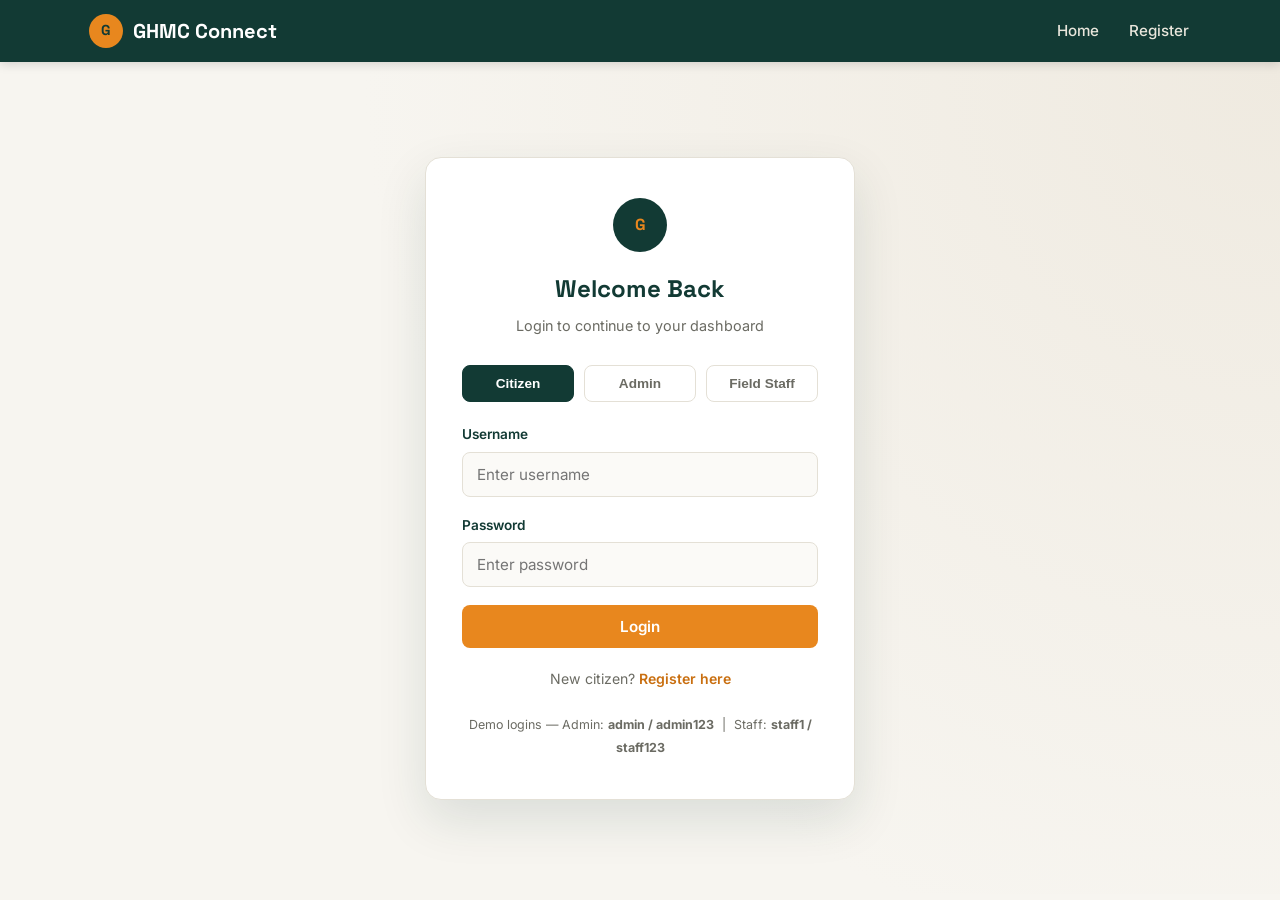
<file: staff-dashboard.html>
<!DOCTYPE html>
<html lang="en">
<head>
<meta charset="UTF-8">
<meta name="viewport" content="width=device-width, initial-scale=1.0">
<title>Field Staff Dashboard - GHMC Connect</title>
<link rel="stylesheet" href="css/style.css">
</head>
<body>

  <nav class="navbar">
    <div class="nav-inner">
      <a href="staff-dashboard.html" class="brand"><span class="seal">G</span>GHMC Connect <span style="font-size:0.7rem; background:#8B5CF6; padding:2px 8px; border-radius:10px; margin-left:6px;">STAFF</span></a>
      <ul class="nav-links">
        <li><a href="staff-dashboard.html">My Tasks</a></li>
        <li class="dropdown">
          <a href="#">Hi, <span id="navUserName">Staff</span> ▾</a>
          <div class="dropdown-menu"><a href="#" id="logoutBtn">Logout</a></div>
        </li>
      </ul>
    </div>
  </nav>

  <div class="page-head">
    <div class="container">
      <h1>My Assigned Complaints</h1>
      <p>Update work status and add remarks as you resolve each issue.</p>
    </div>
  </div>

  <div class="container" style="padding-top:26px; padding-bottom:60px;">

    <div class="dash-grid">
      <div class="stat-card">
        <div class="num" id="statAssigned">0</div>
        <div class="lbl">Assigned to Me</div>
      </div>
      <div class="stat-card" style="border-left-color:#8B5CF6;">
        <div class="num" id="statProgress">0</div>
        <div class="lbl">In Progress</div>
      </div>
      <div class="stat-card" style="border-left-color:#16A34A;">
        <div class="num" id="statResolved">0</div>
        <div class="lbl">Resolved by Me</div>
      </div>
    </div>

    <div id="listArea"></div>
  </div>

  <!-- DETAIL / UPDATE MODAL -->
  <div id="modalOverlay" style="display:none; position:fixed; inset:0; background:rgba(18,58,52,0.55); z-index:200; align-items:center; justify-content:center; padding:20px;">
    <div class="auth-card" style="max-width:460px; max-height:88vh; overflow-y:auto;">
      <h3 id="modalId">GHMC...</h3>
      <p class="sub" style="text-align:left;" id="modalTitle"></p>
      <p style="font-size:0.88rem; color:#6B6B63; margin-bottom:16px;" id="modalDesc"></p>

      <div class="form-group">
        <label for="modalStatus">Update Work Status</label>
        <select id="modalStatus">
          <option value="In Progress">In Progress</option>
          <option value="Resolved">Resolved</option>
        </select>
      </div>

      <div class="form-group">
        <label for="modalRemark">Add Remark</label>
        <textarea id="modalRemark" placeholder="e.g. Visited site, cleanup scheduled for tomorrow"></textarea>
      </div>

      <button class="btn btn-primary btn-block" id="modalSaveBtn">Save Update</button>
      <button class="btn btn-secondary btn-block" style="margin-top:10px;" id="modalCancelBtn">Close</button>
    </div>
  </div>

  <footer>&copy; 2026 Greater Hyderabad Municipal Corporation — Smart Complaint Management System</footer>

  <script src="js/script.js"></script>
  <script>
    var currentUser = requireRole("staff");
    document.getElementById("navUserName").textContent = currentUser.name.split(" ")[0];
    document.getElementById("logoutBtn").addEventListener("click", function (e) {
      e.preventDefault();
      logout();
    });

    var activeComplaintId = null;

    function getMyTasks() {
      var all = getComplaints();
      var mine = [];
      for (var i = 0; i < all.length; i++) {
        if (all[i].assignedStaff === currentUser.name) mine.push(all[i]);
      }
      return mine;
    }

    function refreshStats() {
      var mine = getMyTasks();
      var progress = 0, resolved = 0;
      for (var i = 0; i < mine.length; i++) {
        if (mine[i].status === "In Progress") progress++;
        if (mine[i].status === "Resolved") resolved++;
      }
      document.getElementById("statAssigned").textContent = mine.length;
      document.getElementById("statProgress").textContent = progress;
      document.getElementById("statResolved").textContent = resolved;
    }

    function renderList() {
      var mine = getMyTasks();
      var listArea = document.getElementById("listArea");

      if (mine.length === 0) {
        listArea.innerHTML =
          '<div class="empty-state"><div class="icon">📭</div><h3>No complaints assigned yet</h3>' +
          '<p>Check back later — the Admin will assign complaints to you.</p></div>';
        return;
      }

      var html = "";
      for (var j = mine.length - 1; j >= 0; j--) {
        var comp = mine[j];
        var statusClass = statusToClass(comp.status);

        html += '<div class="complaint-card">';
        html += '  <div class="cc-left">';
        html += '    <div class="cc-id">' + comp.id + '</div>';
        html += '    <h4>' + comp.title + '</h4>';
        html += '    <div class="cc-meta">📍 ' + comp.location + ' &nbsp;|&nbsp; 🗂️ ' + comp.category +
                 ' &nbsp;|&nbsp; 👤 ' + comp.citizenName + '</div>';
        html += '  </div>';
        html += '  <div style="text-align:right;">';
        html += '    <span class="badge badge-' + statusClass + '">' + comp.status + '</span>';
        html += '    <span class="priority-tag priority-' + comp.priority + '">' + comp.priority + '</span><br><br>';
        html += '    <button class="btn btn-primary btn-small" onclick="openModal(\'' + comp.id + '\')">View / Update</button>';
        html += '  </div>';
        html += '</div>';
      }
      listArea.innerHTML = html;
    }

    function openModal(complaintId) {
      activeComplaintId = complaintId;
      var comp = getComplaintById(complaintId);

      document.getElementById("modalId").textContent = comp.id;
      document.getElementById("modalTitle").textContent = comp.title + " — " + comp.location;
      document.getElementById("modalDesc").textContent = comp.description;
      document.getElementById("modalStatus").value = (comp.status === "Resolved") ? "Resolved" : "In Progress";
      document.getElementById("modalRemark").value = "";

      document.getElementById("modalOverlay").style.display = "flex";
    }

    document.getElementById("modalCancelBtn").addEventListener("click", function () {
      document.getElementById("modalOverlay").style.display = "none";
    });

    document.getElementById("modalSaveBtn").addEventListener("click", function () {
      var comp = getComplaintById(activeComplaintId);
      comp.status = document.getElementById("modalStatus").value;

      var remarkText = document.getElementById("modalRemark").value.trim();
      if (remarkText !== "") {
        comp.remarks.push({
          text: remarkText,
          date: new Date().toLocaleDateString()
        });
      }

      updateComplaint(comp);

      document.getElementById("modalOverlay").style.display = "none";
      refreshStats();
      renderList();
    });

    refreshStats();
    renderList();
  </script>
</body>
</html>
</file>
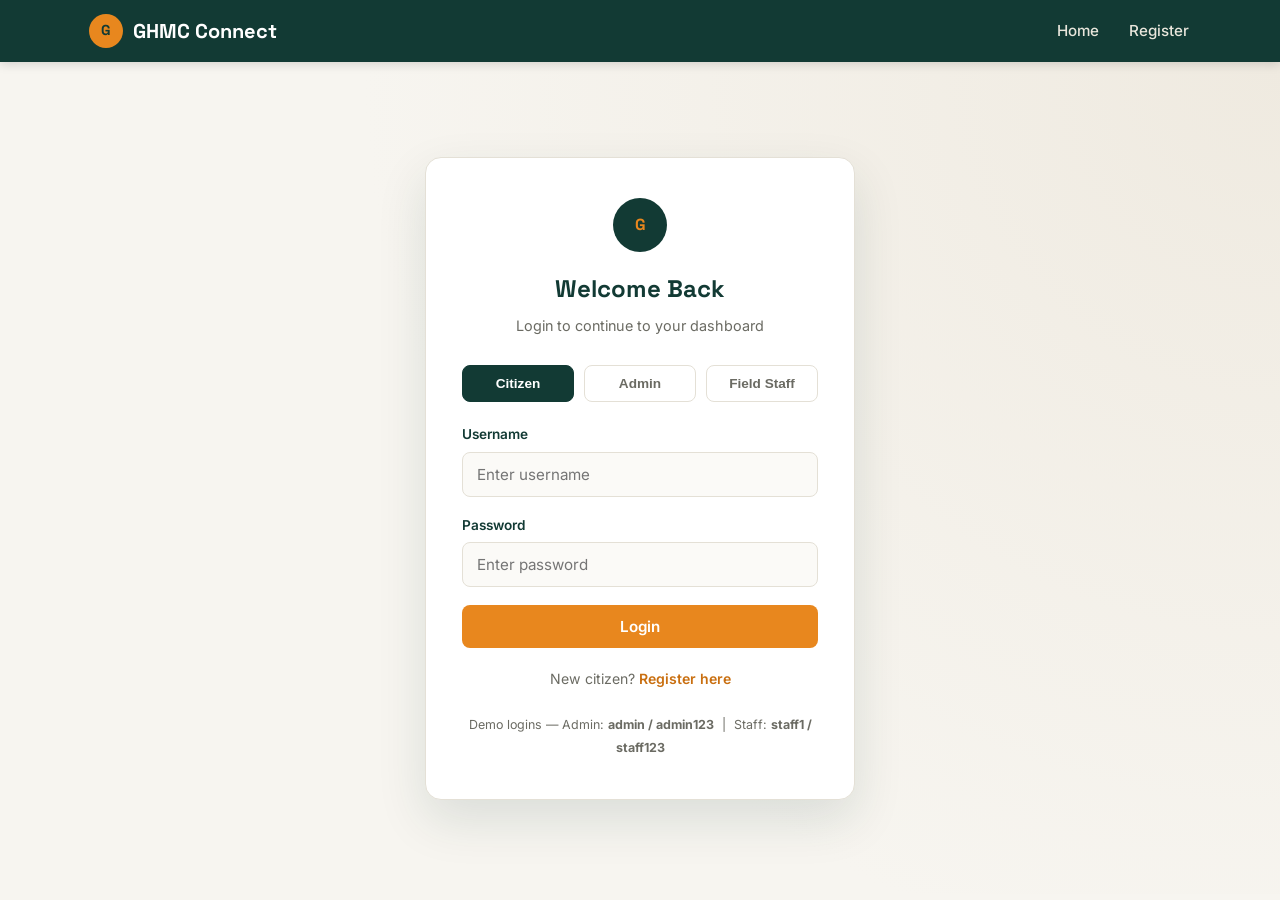
<file: track-complaint.html>
<!DOCTYPE html>
<html lang="en">
<head>
<meta charset="UTF-8">
<meta name="viewport" content="width=device-width, initial-scale=1.0">
<title>Track Complaint - GHMC Connect</title>
<link rel="stylesheet" href="css/style.css">
</head>
<body>

  <nav class="navbar">
    <div class="nav-inner">
      <a href="citizen-dashboard.html" class="brand"><span class="seal">G</span>GHMC Connect</a>
      <ul class="nav-links">
        <li><a href="citizen-dashboard.html">Dashboard</a></li>
        <li><a href="report-complaint.html">Report Complaint</a></li>
        <li><a href="my-complaints.html">My Complaints</a></li>
        <li class="dropdown">
          <a href="#">Hi, <span id="navUserName">Citizen</span> ▾</a>
          <div class="dropdown-menu"><a href="#" id="logoutBtn">Logout</a></div>
        </li>
      </ul>
    </div>
  </nav>

  <div class="page-head">
    <div class="container">
      <h1>Track Complaint</h1>
      <p>Live status of your complaint, from submission to resolution.</p>
    </div>
  </div>

  <div class="container" style="padding-top:30px; padding-bottom:60px;">
    <div id="notFoundBox" class="empty-state" style="display:none;">
      <div class="icon">❓</div>
      <h3>Complaint not found</h3>
      <p>Go back to <a href="my-complaints.html">My Complaints</a> and pick a valid complaint.</p>
    </div>

    <div id="detailBox" style="display:none;">

      <div class="complaint-card" style="margin-bottom:30px;">
        <div class="cc-left">
          <div class="cc-id" id="dId"></div>
          <h4 id="dTitle" style="font-size:1.3rem;"></h4>
          <div class="cc-meta" id="dMeta"></div>
        </div>
        <div style="text-align:right;">
          <span class="badge" id="dBadge"></span>
          <span class="priority-tag" id="dPriority"></span>
        </div>
      </div>

      <!-- TIMELINE -->
      <div class="auth-card" style="max-width:100%;">
        <h3 style="margin-bottom:6px;">Progress</h3>
        <div class="timeline" id="timeline">
          <div class="t-step" id="step-Submitted">
            <div class="t-dot">1</div>
            <div class="t-label">Submitted</div>
          </div>
          <div class="t-step" id="step-Under-Review">
            <div class="t-dot">2</div>
            <div class="t-label">Under Review</div>
          </div>
          <div class="t-step" id="step-In-Progress">
            <div class="t-dot">3</div>
            <div class="t-label">In Progress</div>
          </div>
          <div class="t-step" id="step-Resolved">
            <div class="t-dot">✓</div>
            <div class="t-label">Resolved</div>
          </div>
        </div>
      </div>

      <!-- DESCRIPTION + IMAGE -->
      <div class="auth-card" style="max-width:100%; margin-top:24px;">
        <h3>Complaint Details</h3><br>
        <p id="dDescription" style="color:#6B6B63;"></p>
        <img id="dImage" class="img-preview" style="display:none; margin-top:16px; max-width:280px;">
      </div>

      <!-- STAFF REMARKS -->
      <div class="auth-card" style="max-width:100%; margin-top:24px;">
        <h3>Updates from Field Staff</h3><br>
        <div id="remarksList"></div>
      </div>

      <!-- FEEDBACK (only shown when status is Resolved) -->
      <div class="auth-card" style="max-width:100%; margin-top:24px;" id="feedbackCard">
        <h3>Give Feedback</h3>
        <p class="sub" style="text-align:left;">Your complaint has been resolved. Let us know how we did.</p>
        <div id="feedbackAlert" class="alert"></div>
        <form id="feedbackForm">
          <div class="form-group">
            <label for="rating">Rating</label>
            <select id="rating">
              <option value="5">⭐⭐⭐⭐⭐ Excellent</option>
              <option value="4">⭐⭐⭐⭐ Good</option>
              <option value="3">⭐⭐⭐ Average</option>
              <option value="2">⭐⭐ Poor</option>
              <option value="1">⭐ Very Poor</option>
            </select>
          </div>
          <div class="form-group">
            <label for="feedbackText">Comments (optional)</label>
            <textarea id="feedbackText" placeholder="Tell us about your experience..."></textarea>
          </div>
          <button type="submit" class="btn btn-primary">Submit Feedback</button>
        </form>
        <div id="feedbackDone" style="display:none;">
          <p>✅ Thank you! You rated this <b id="savedRating"></b>/5.</p>
        </div>
      </div>

    </div>
  </div>

  <footer>&copy; 2026 Greater Hyderabad Municipal Corporation — Smart Complaint Management System</footer>

  <script src="js/script.js"></script>
  <script>
    var currentUser = requireRole("citizen");
    document.getElementById("navUserName").textContent = currentUser.name.split(" ")[0];
    document.getElementById("logoutBtn").addEventListener("click", function (e) {
      e.preventDefault();
      logout();
    });

    /* WHAT: Read the "id" value from the page URL, e.g.
       track-complaint.html?id=GHMC20260001
       WHY: So this ONE page can show ANY complaint, instead of
       making a separate page for every complaint.
       HOW: The URLSearchParams tool reads query-string values. */
    var params = new URLSearchParams(window.location.search);
    var complaintId = params.get("id");
    var complaint = complaintId ? getComplaintById(complaintId) : null;

    if (!complaint || complaint.citizenUsername !== currentUser.username) {
      document.getElementById("notFoundBox").style.display = "block";
    } else {
      document.getElementById("detailBox").style.display = "block";

      document.getElementById("dId").textContent = complaint.id;
      document.getElementById("dTitle").textContent = complaint.title;
      document.getElementById("dMeta").textContent =
        "📍 " + complaint.location + (complaint.landmark ? " (near " + complaint.landmark + ")" : "") +
        " | 🗂️ " + complaint.category + " | 📅 " + complaint.createdDate;
      document.getElementById("dDescription").textContent = complaint.description;

      var statusClass = statusToClass(complaint.status);
      var badge = document.getElementById("dBadge");
      badge.textContent = complaint.status;
      badge.className = "badge badge-" + statusClass;

      var pTag = document.getElementById("dPriority");
      pTag.textContent = complaint.priority;
      pTag.className = "priority-tag priority-" + complaint.priority;

      if (complaint.image) {
        var img = document.getElementById("dImage");
        img.src = complaint.image;
        img.style.display = "block";
      }

      // Mark timeline steps as done/active based on current status
      var order = ["Submitted", "Under Review", "In Progress", "Resolved"];
      var currentIndex = order.indexOf(complaint.status);

      for (var i = 0; i < order.length; i++) {
        var stepEl = document.getElementById("step-" + statusToClass(order[i]));
        if (i < currentIndex) stepEl.classList.add("done");
        else if (i === currentIndex) stepEl.classList.add("active");
      }

      // Show remarks left by field staff
      var remarksList = document.getElementById("remarksList");
      if (complaint.remarks.length === 0) {
        remarksList.innerHTML = '<p style="color:#6B6B63;">No updates yet. Please check back later.</p>';
      } else {
        var rHtml = "";
        for (var r = 0; r < complaint.remarks.length; r++) {
          rHtml += '<div style="padding:12px 0; border-bottom:1px solid #E4E0D6;">';
          rHtml += '<b>' + complaint.remarks[r].date + '</b> — ' + complaint.remarks[r].text;
          rHtml += '</div>';
        }
        remarksList.innerHTML = rHtml;
      }

      // Feedback section only makes sense when Resolved
      var feedbackCard = document.getElementById("feedbackCard");
      if (complaint.status !== "Resolved") {
        feedbackCard.style.display = "none";
      } else if (complaint.feedback) {
        // already submitted
        document.getElementById("feedbackForm").style.display = "none";
        document.getElementById("feedbackDone").style.display = "block";
        document.getElementById("savedRating").textContent = complaint.feedback.rating;
      }

      document.getElementById("feedbackForm").addEventListener("submit", function (e) {
        e.preventDefault();
        var rating = document.getElementById("rating").value;
        var text = document.getElementById("feedbackText").value.trim();

        complaint.feedback = { rating: rating, text: text };
        updateComplaint(complaint);

        showAlert("feedbackAlert", "Thanks for your feedback!", "success");
        document.getElementById("feedbackForm").style.display = "none";
        document.getElementById("feedbackDone").style.display = "block";
        document.getElementById("savedRating").textContent = rating;
      });
    }
  </script>
</body>
</html>
</file>
<file: css/style.css>
/* =========================================================
   GHMC COMPLAINT MANAGEMENT SYSTEM - STYLESHEET
   Syllabus concepts demonstrated here:
   - CSS Box Model (padding, margin, border on cards/buttons)
   - CSS Outline (used on focus states for accessibility)
   - Position Property (sticky navbar, badges)
   - Responsive Design (media queries at the bottom)
   - Navigation Bars & Dropdowns
   ========================================================= */

/* ---- Google Fonts: Space Grotesk (headings) + Inter (body) ---- */
@import url('https://fonts.googleapis.com/css2?family=Space+Grotesk:wght@500;600;700&family=Inter:wght@400;500;600;700&display=swap');

/* ---- CSS Variables: our color palette (theme) ---- */
:root {
  --teal-dark: #123A34;      /* primary brand color - trust, civic */
  --teal: #1B4B43;
  --teal-light: #2F6E62;
  --amber: #E8871E;          /* accent - calls to action */
  --amber-dark: #C96F10;
  --bg: #F7F5F0;              /* warm off-white background */
  --card-bg: #FFFFFF;
  --text-dark: #1A1A1A;
  --text-muted: #6B6B63;
  --border: #E4E0D6;

  /* status colors used for complaint tracking badges */
  --status-submitted: #3B82F6;
  --status-review: #E8871E;
  --status-progress: #8B5CF6;
  --status-resolved: #16A34A;
}

/* ---- Box model reset: makes padding/border predictable ---- */
* {
  margin: 0;
  padding: 0;
  box-sizing: border-box; /* width includes padding + border, easier for beginners */
}

body {
  font-family: 'Inter', sans-serif;
  background: var(--bg);
  color: var(--text-dark);
  line-height: 1.6;
}

h1, h2, h3, h4 {
  font-family: 'Space Grotesk', sans-serif;
  color: var(--teal-dark);
}

a { text-decoration: none; color: inherit; }

/* Accessible focus outline (CSS Outline property from syllabus) */
a:focus, button:focus, input:focus, select:focus, textarea:focus {
  outline: 3px solid var(--amber);
  outline-offset: 2px;
}

.container {
  max-width: 1150px;
  margin: 0 auto;
  padding: 0 24px;
}

/* =========================================================
   NAVIGATION BAR (position: sticky demonstrates Position Property)
   ========================================================= */
.navbar {
  position: sticky;
  top: 0;
  z-index: 100;
  background: var(--teal-dark);
  box-shadow: 0 2px 10px rgba(0,0,0,0.15);
}

.navbar .nav-inner {
  display: flex;
  align-items: center;
  justify-content: space-between;
  padding: 14px 24px;
  max-width: 1150px;
  margin: 0 auto;
}

.brand {
  display: flex;
  align-items: center;
  gap: 10px;
  color: #fff;
  font-family: 'Space Grotesk', sans-serif;
  font-weight: 700;
  font-size: 1.25rem;
}

.brand .seal {
  width: 34px;
  height: 34px;
  border-radius: 50%;
  background: var(--amber);
  display: flex;
  align-items: center;
  justify-content: center;
  font-size: 0.9rem;
  color: var(--teal-dark);
  font-weight: 700;
}

.nav-links {
  display: flex;
  align-items: center;
  gap: 26px;
  list-style: none;
}

.nav-links a {
  color: #E9E6DC;
  font-weight: 500;
  font-size: 0.95rem;
  padding: 6px 2px;
  border-bottom: 2px solid transparent;
  transition: border-color 0.2s ease, color 0.2s ease;
}

.nav-links a:hover {
  color: #fff;
  border-bottom: 2px solid var(--amber);
}

/* ---- Dropdown menu (Dropdowns from syllabus) ---- */
.dropdown {
  position: relative;
}

.dropdown-menu {
  display: none;
  position: absolute;
  top: 130%;
  right: 0;
  background: #fff;
  border-radius: 10px;
  box-shadow: 0 8px 24px rgba(0,0,0,0.18);
  min-width: 180px;
  overflow: hidden;
  border: 1px solid var(--border);
}

.dropdown:hover .dropdown-menu,
.dropdown.open .dropdown-menu {
  display: block;
}

.dropdown-menu a {
  display: block;
  padding: 11px 16px;
  color: var(--text-dark);
  font-size: 0.9rem;
}

.dropdown-menu a:hover { background: var(--bg); }

.btn-nav {
  background: var(--amber);
  color: #fff !important;
  padding: 9px 18px;
  border-radius: 8px;
  font-weight: 600;
  font-size: 0.9rem;
}

.btn-nav:hover { background: var(--amber-dark); border: none; }

/* =========================================================
   BUTTONS
   ========================================================= */
.btn {
  display: inline-block;
  padding: 12px 26px;
  border-radius: 8px;
  border: none;
  font-family: 'Inter', sans-serif;
  font-weight: 600;
  font-size: 0.95rem;
  cursor: pointer;
  transition: transform 0.15s ease, box-shadow 0.15s ease, background 0.15s ease;
}

.btn-primary { background: var(--amber); color: #fff; }
.btn-primary:hover { background: var(--amber-dark); transform: translateY(-2px); box-shadow: 0 6px 16px rgba(232,135,30,0.35); }

.btn-secondary { background: transparent; color: var(--teal-dark); border: 2px solid var(--teal-dark); }
.btn-secondary:hover { background: var(--teal-dark); color: #fff; }

.btn-block { width: 100%; }
.btn-small { padding: 7px 14px; font-size: 0.82rem; border-radius: 6px; }
.btn-danger { background: #DC2626; color: #fff; }
.btn-danger:hover { background: #B91C1C; }

/* =========================================================
   HERO SECTION (landing page)
   ========================================================= */
.hero {
  background: linear-gradient(135deg, var(--teal-dark) 0%, var(--teal) 55%, var(--teal-light) 100%);
  color: #fff;
  padding: 90px 24px 110px;
  text-align: center;
  position: relative;
  overflow: hidden;
}

.hero::after {
  content: "";
  position: absolute;
  bottom: -60px;
  right: -60px;
  width: 260px;
  height: 260px;
  border-radius: 50%;
  background: rgba(232,135,30,0.18);
}

.hero-eyebrow {
  display: inline-block;
  background: rgba(255,255,255,0.12);
  padding: 6px 16px;
  border-radius: 20px;
  font-size: 0.8rem;
  letter-spacing: 0.06em;
  text-transform: uppercase;
  margin-bottom: 22px;
}

.hero h1 {
  color: #fff;
  font-size: clamp(2rem, 5vw, 3.2rem);
  max-width: 780px;
  margin: 0 auto 18px;
}

.hero p {
  max-width: 560px;
  margin: 0 auto 34px;
  color: #DCE4E1;
  font-size: 1.05rem;
}

.hero-actions { display: flex; gap: 16px; justify-content: center; flex-wrap: wrap; }

.hero-stats {
  display: flex;
  justify-content: center;
  gap: 50px;
  margin-top: 60px;
  flex-wrap: wrap;
}

.hero-stats .stat-num {
  font-family: 'Space Grotesk', sans-serif;
  font-size: 2rem;
  font-weight: 700;
  color: var(--amber);
}

.hero-stats .stat-label { font-size: 0.85rem; color: #C7D0CC; }

/* =========================================================
   FEATURE / CATEGORY CARDS (Box Model demonstration)
   ========================================================= */
.section { padding: 70px 24px; }
.section-title { text-align: center; margin-bottom: 46px; }
.section-title h2 { font-size: 2rem; margin-bottom: 10px; }
.section-title p { color: var(--text-muted); }

.grid {
  display: grid;
  grid-template-columns: repeat(auto-fit, minmax(230px, 1fr));
  gap: 22px;
}

.card {
  background: var(--card-bg);
  border: 1px solid var(--border);
  border-radius: 14px;
  padding: 28px 24px;      /* box model: padding inside border */
  margin: 0;                /* box model: no extra margin, grid gap handles spacing */
  transition: transform 0.18s ease, box-shadow 0.18s ease;
}

.card:hover { transform: translateY(-4px); box-shadow: 0 12px 28px rgba(18,58,52,0.12); }

.cat-icon {
  width: 54px;
  height: 54px;
  border-radius: 12px;
  background: #EFEAE0;
  display: flex;
  align-items: center;
  justify-content: center;
  font-size: 1.5rem;
  margin-bottom: 16px;
}

.card h3 { font-size: 1.1rem; margin-bottom: 8px; }
.card p { color: var(--text-muted); font-size: 0.9rem; }

/* =========================================================
   AUTH PAGES (Login / Register)
   ========================================================= */
.auth-wrap {
  min-height: calc(100vh - 68px);
  display: flex;
  align-items: center;
  justify-content: center;
  padding: 40px 20px;
  background: radial-gradient(circle at top right, #EFEAE0 0%, var(--bg) 60%);
}

.auth-card {
  background: #fff;
  width: 100%;
  max-width: 430px;
  border-radius: 16px;
  padding: 40px 36px;
  box-shadow: 0 20px 50px rgba(18,58,52,0.12);
  border: 1px solid var(--border);
}

.auth-card .seal-lg {
  width: 54px;
  height: 54px;
  border-radius: 50%;
  background: var(--teal-dark);
  color: var(--amber);
  display: flex;
  align-items: center;
  justify-content: center;
  font-weight: 700;
  font-family: 'Space Grotesk', sans-serif;
  margin: 0 auto 18px;
}

.auth-card h2 { text-align: center; margin-bottom: 6px; }
.auth-card .sub { text-align: center; color: var(--text-muted); font-size: 0.9rem; margin-bottom: 28px; }

.form-group { margin-bottom: 18px; }

.form-group label {
  display: block;
  font-size: 0.85rem;
  font-weight: 600;
  margin-bottom: 6px;
  color: var(--teal-dark);
}

.form-group input,
.form-group select,
.form-group textarea {
  width: 100%;
  padding: 12px 14px;      /* box model padding inside the input's border */
  border: 1.5px solid var(--border);
  border-radius: 8px;
  font-family: 'Inter', sans-serif;
  font-size: 0.95rem;
  background: #FBFAF7;
}

.form-group textarea { resize: vertical; min-height: 100px; }

.error-text {
  color: #DC2626;
  font-size: 0.8rem;
  margin-top: 6px;
  display: none;
}

.form-group.invalid input,
.form-group.invalid select,
.form-group.invalid textarea { border-color: #DC2626; }

.form-group.invalid .error-text { display: block; }

.role-toggle {
  display: flex;
  gap: 10px;
  margin-bottom: 22px;
}

.role-toggle button {
  flex: 1;
  padding: 10px;
  border-radius: 8px;
  border: 1.5px solid var(--border);
  background: #fff;
  cursor: pointer;
  font-weight: 600;
  font-size: 0.85rem;
  color: var(--text-muted);
}

.role-toggle button.active {
  background: var(--teal-dark);
  color: #fff;
  border-color: var(--teal-dark);
}

.auth-footer { text-align: center; margin-top: 20px; font-size: 0.88rem; color: var(--text-muted); }
.auth-footer a { color: var(--amber-dark); font-weight: 600; }

.alert {
  padding: 12px 16px;
  border-radius: 8px;
  font-size: 0.88rem;
  margin-bottom: 18px;
  display: none;
}

.alert-success { background: #DCFCE7; color: #166534; }
.alert-error { background: #FEE2E2; color: #991B1B; }
.alert.show { display: block; }

/* =========================================================
   DASHBOARD LAYOUT
   ========================================================= */
.page-head {
  background: var(--card-bg);
  border-bottom: 1px solid var(--border);
  padding: 30px 0;
}

.page-head h1 { font-size: 1.6rem; }
.page-head p { color: var(--text-muted); font-size: 0.92rem; margin-top: 4px; }

.dash-grid {
  display: grid;
  grid-template-columns: repeat(auto-fit, minmax(200px, 1fr));
  gap: 20px;
  margin: 30px 0 40px;
}

.stat-card {
  background: #fff;
  border: 1px solid var(--border);
  border-radius: 14px;
  padding: 22px;
  border-left: 5px solid var(--amber);
}

.stat-card .num { font-family: 'Space Grotesk', sans-serif; font-size: 1.9rem; font-weight: 700; color: var(--teal-dark); }
.stat-card .lbl { color: var(--text-muted); font-size: 0.85rem; margin-top: 4px; }

/* =========================================================
   COMPLAINT CARDS & STATUS BADGES
   ========================================================= */
.complaint-card {
  background: #fff;
  border: 1px solid var(--border);
  border-radius: 12px;
  padding: 20px 22px;
  margin-bottom: 16px;
  display: flex;
  justify-content: space-between;
  align-items: flex-start;
  gap: 16px;
  flex-wrap: wrap;
}

.complaint-card .cc-left { flex: 1; min-width: 220px; }
.complaint-card h4 { font-size: 1.02rem; margin-bottom: 4px; }
.complaint-card .cc-id { font-size: 0.78rem; color: var(--text-muted); font-family: monospace; }
.complaint-card .cc-meta { font-size: 0.85rem; color: var(--text-muted); margin-top: 8px; }

.badge {
  display: inline-block;
  padding: 5px 14px;
  border-radius: 20px;
  font-size: 0.76rem;
  font-weight: 700;
  color: #fff;
  white-space: nowrap;
}

.badge-Submitted { background: var(--status-submitted); }
.badge-Under-Review { background: var(--status-review); }
.badge-In-Progress { background: var(--status-progress); }
.badge-Resolved { background: var(--status-resolved); }

.priority-tag {
  font-size: 0.72rem;
  font-weight: 700;
  padding: 3px 10px;
  border-radius: 6px;
  margin-left: 8px;
}

.priority-High { background: #FEE2E2; color: #991B1B; }
.priority-Medium { background: #FEF3C7; color: #92400E; }
.priority-Low { background: #DCFCE7; color: #166534; }

.empty-state {
  text-align: center;
  padding: 60px 20px;
  color: var(--text-muted);
}

.empty-state .icon { font-size: 2.6rem; margin-bottom: 14px; }

/* =========================================================
   TIMELINE (complaint tracking)
   ========================================================= */
.timeline {
  display: flex;
  justify-content: space-between;
  position: relative;
  margin: 50px 0 30px;
}

.timeline::before {
  content: "";
  position: absolute;
  top: 18px;
  left: 0;
  right: 0;
  height: 4px;
  background: var(--border);
  z-index: 0;
}

.timeline .t-step {
  position: relative;
  z-index: 1;
  text-align: center;
  flex: 1;
}

.timeline .t-dot {
  width: 38px;
  height: 38px;
  border-radius: 50%;
  background: #fff;
  border: 4px solid var(--border);
  margin: 0 auto 10px;
  display: flex;
  align-items: center;
  justify-content: center;
  font-size: 0.9rem;
  color: var(--text-muted);
}

.timeline .t-step.done .t-dot { border-color: var(--status-resolved); background: var(--status-resolved); color: #fff; }
.timeline .t-step.active .t-dot { border-color: var(--amber); background: var(--amber); color: #fff; }
.timeline .t-label { font-size: 0.82rem; font-weight: 600; color: var(--text-muted); }
.timeline .t-step.done .t-label, .timeline .t-step.active .t-label { color: var(--teal-dark); }

/* =========================================================
   FILTER / SEARCH BAR
   ========================================================= */
.filter-bar {
  display: flex;
  gap: 12px;
  flex-wrap: wrap;
  margin-bottom: 24px;
  background: #fff;
  padding: 16px;
  border-radius: 12px;
  border: 1px solid var(--border);
}

.filter-bar input, .filter-bar select {
  padding: 10px 12px;
  border: 1.5px solid var(--border);
  border-radius: 8px;
  font-size: 0.88rem;
}

.filter-bar input { flex: 1; min-width: 180px; }

/* =========================================================
   IMAGE PREVIEW
   ========================================================= */
.img-preview {
  margin-top: 12px;
  width: 100%;
  max-width: 220px;
  border-radius: 10px;
  border: 1px solid var(--border);
  display: none;
}

/* =========================================================
   FOOTER
   ========================================================= */
footer {
  background: var(--teal-dark);
  color: #C7D0CC;
  text-align: center;
  padding: 26px;
  font-size: 0.85rem;
  margin-top: 60px;
}

/* =========================================================
   RESPONSIVE DESIGN (syllabus: Responsive Design)
   ========================================================= */
@media (max-width: 768px) {
  .nav-links { gap: 14px; }
  .nav-links span.link-text { display: none; }
  .hero { padding: 60px 18px 80px; }
  .hero-stats { gap: 30px; }
  .auth-card { padding: 30px 22px; }
  .timeline { flex-direction: column; gap: 22px; align-items: flex-start; }
  .timeline::before { display: none; }
  .complaint-card { flex-direction: column; }
}

@media (max-width: 480px) {
  .nav-links a:not(.btn-nav) { display: none; }
  .hero h1 { font-size: 1.7rem; }
}
</file>
